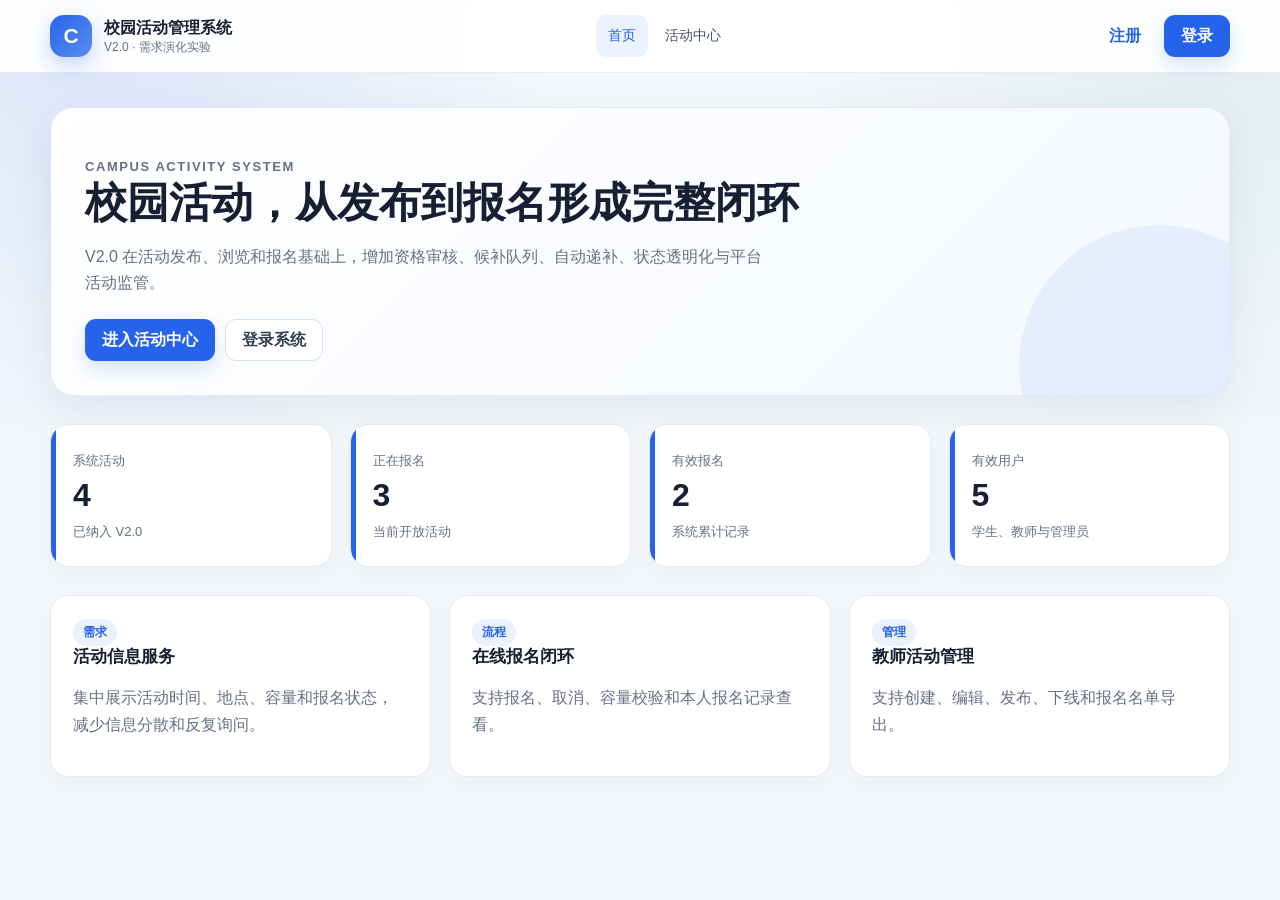
<file: index.html>
<!DOCTYPE html>
<html lang="zh-CN">
<head>
  <meta charset="UTF-8">
  <meta name="viewport" content="width=device-width, initial-scale=1.0">
  <meta name="description" content="校园活动管理系统 V2.0">
  <title>校园活动管理系统 V2.0</title>
  <link rel="stylesheet" href="styles.css">
</head>
<body>
  <div class="app-shell">
    <header id="site-header" class="site-header"></header>
    <main id="main-content" class="page-container">
      <section class="loading-card">系统正在加载……</section>
    </main>
  </div>
  <div id="toast-container" class="toast-container" aria-live="polite"></div>
  <div id="modal-root"></div>
  <script src="js/store.js"></script>
  <script src="js/auth.js"></script>
  <script src="js/activities.js"></script>
  <script src="js/app.js"></script>
</body>
</html>
</file>
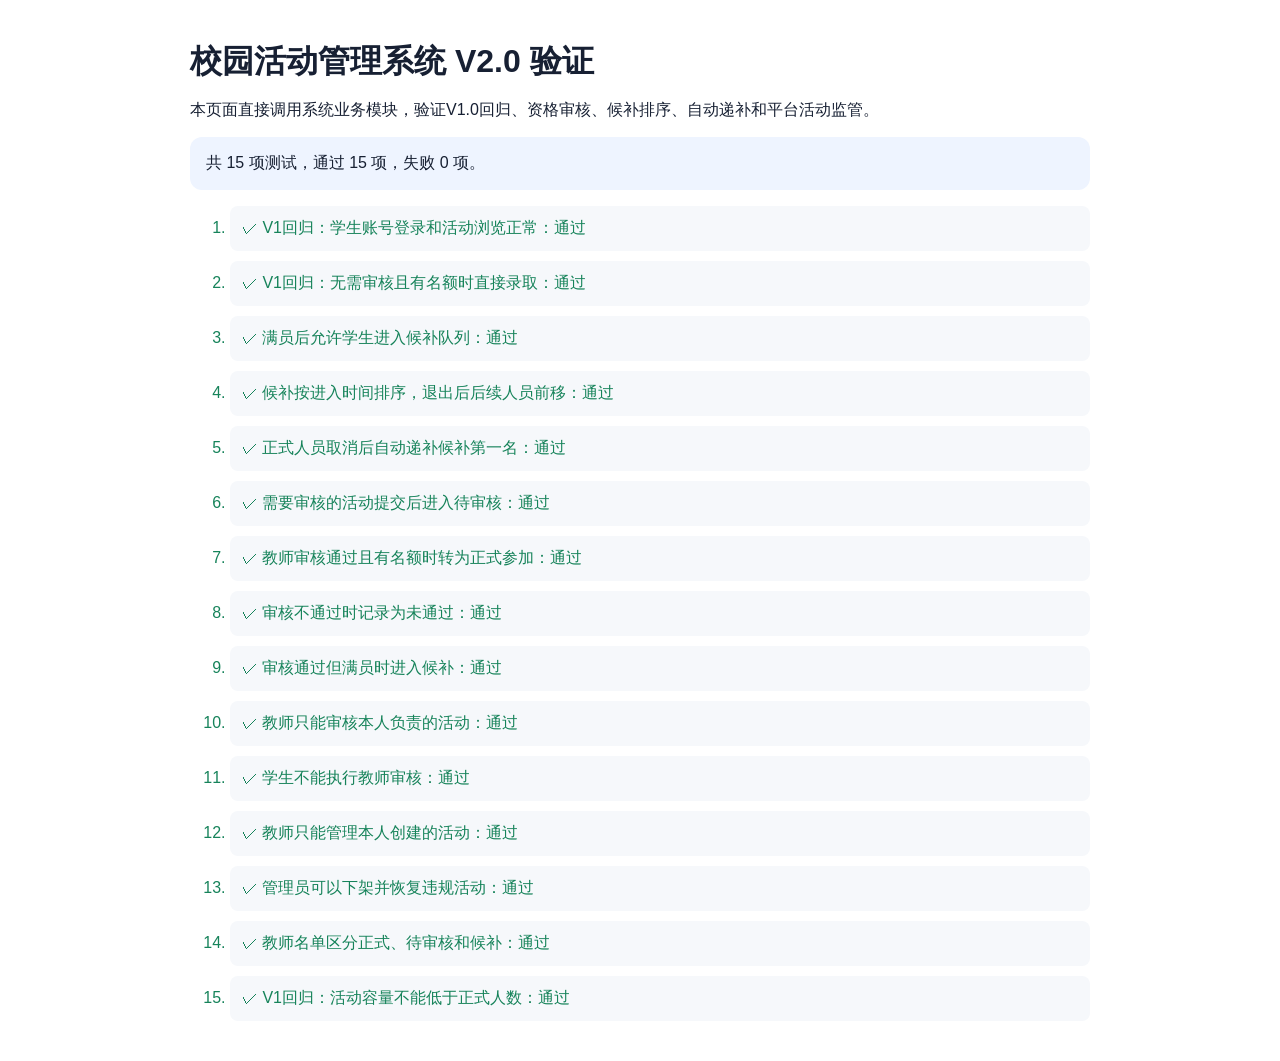
<file: tests/test-runner.html>
<!DOCTYPE html>
<html lang="zh-CN">
<head>
  <meta charset="UTF-8">
  <meta name="viewport" content="width=device-width, initial-scale=1.0">
  <title>校园活动管理系统 V2.0 验证</title>
  <style>
    body { max-width: 900px; margin: 40px auto; padding: 0 20px; font-family: "Microsoft YaHei UI", sans-serif; color: #172033; }
    h1 { margin-bottom: 8px; }
    .summary { padding: 16px; border-radius: 12px; background: #eef4ff; }
    li { margin: 10px 0; padding: 12px; border-radius: 8px; background: #f6f8fb; }
    .pass { color: #16835a; }
    .fail { color: #c43d4b; }
  </style>
</head>
<body>
  <h1>校园活动管理系统 V2.0 验证</h1>
  <p>本页面直接调用系统业务模块，验证V1.0回归、资格审核、候补排序、自动递补和平台活动监管。</p>
  <div id="summary" class="summary">测试运行中……</div>
  <ol id="results"></ol>
  <script src="../js/store.js"></script>
  <script src="../js/auth.js"></script>
  <script src="../js/activities.js"></script>
  <script src="test-runner.js"></script>
</body>
</html>
</file>
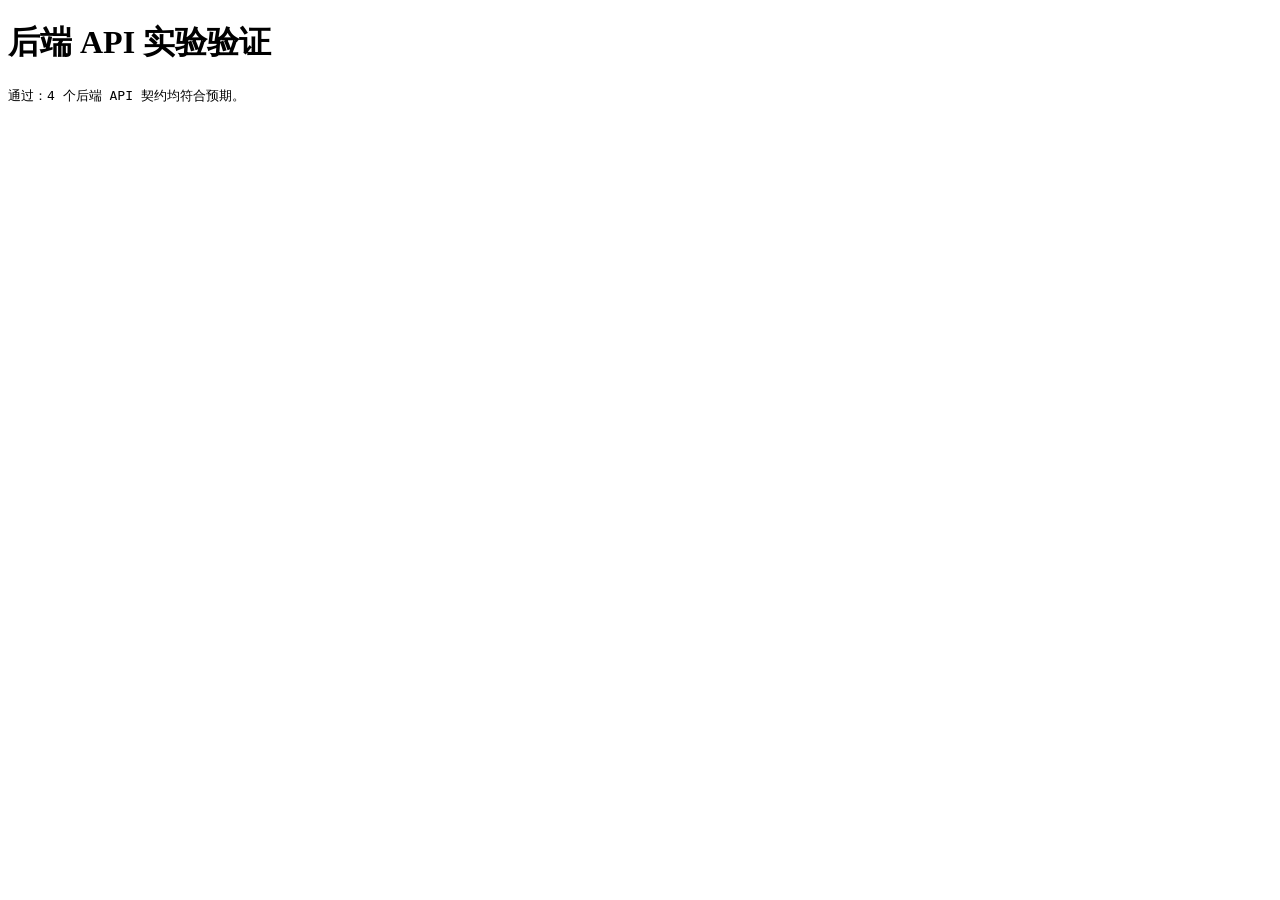
<file: experiments/backend-database/server-api-test.html>
﻿<!DOCTYPE html>
<html lang="zh-CN">
<head><meta charset="UTF-8"><title>后端 API 实验验证</title></head>
<body data-test-status="running">
<h1>后端 API 实验验证</h1>
<pre id="result">运行中……</pre>
<script src="server-api.js"></script>
<script src="server-api.test.js"></script>
</body>
</html>
</file>
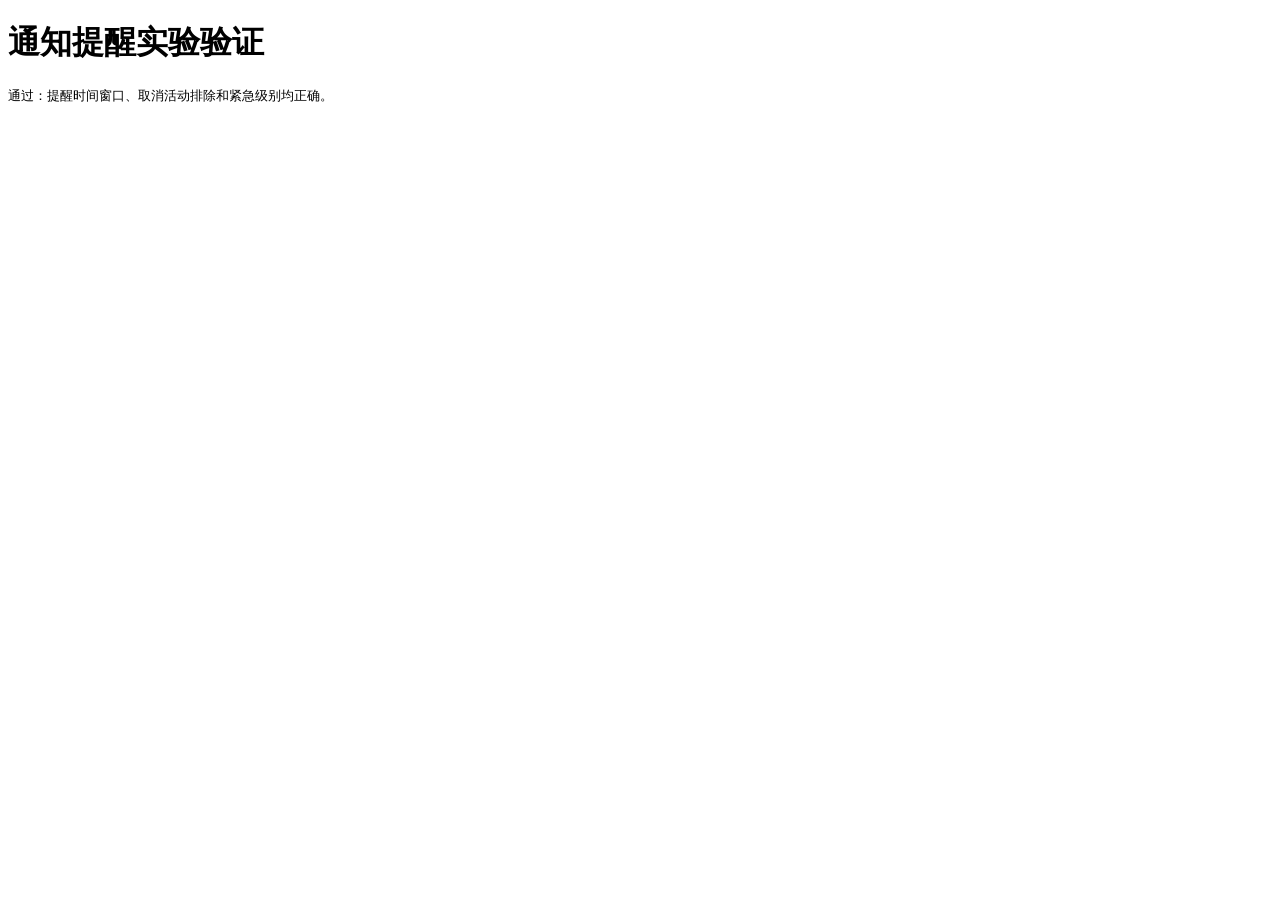
<file: experiments/notification-reminder/notification-rules-test.html>
﻿<!DOCTYPE html>
<html lang="zh-CN">
<head><meta charset="UTF-8"><title>通知提醒实验验证</title></head>
<body data-test-status="running">
<h1>通知提醒实验验证</h1>
<pre id="result">运行中……</pre>
<script src="notification-rules.js"></script>
<script src="notification-rules.test.js"></script>
</body>
</html>
</file>
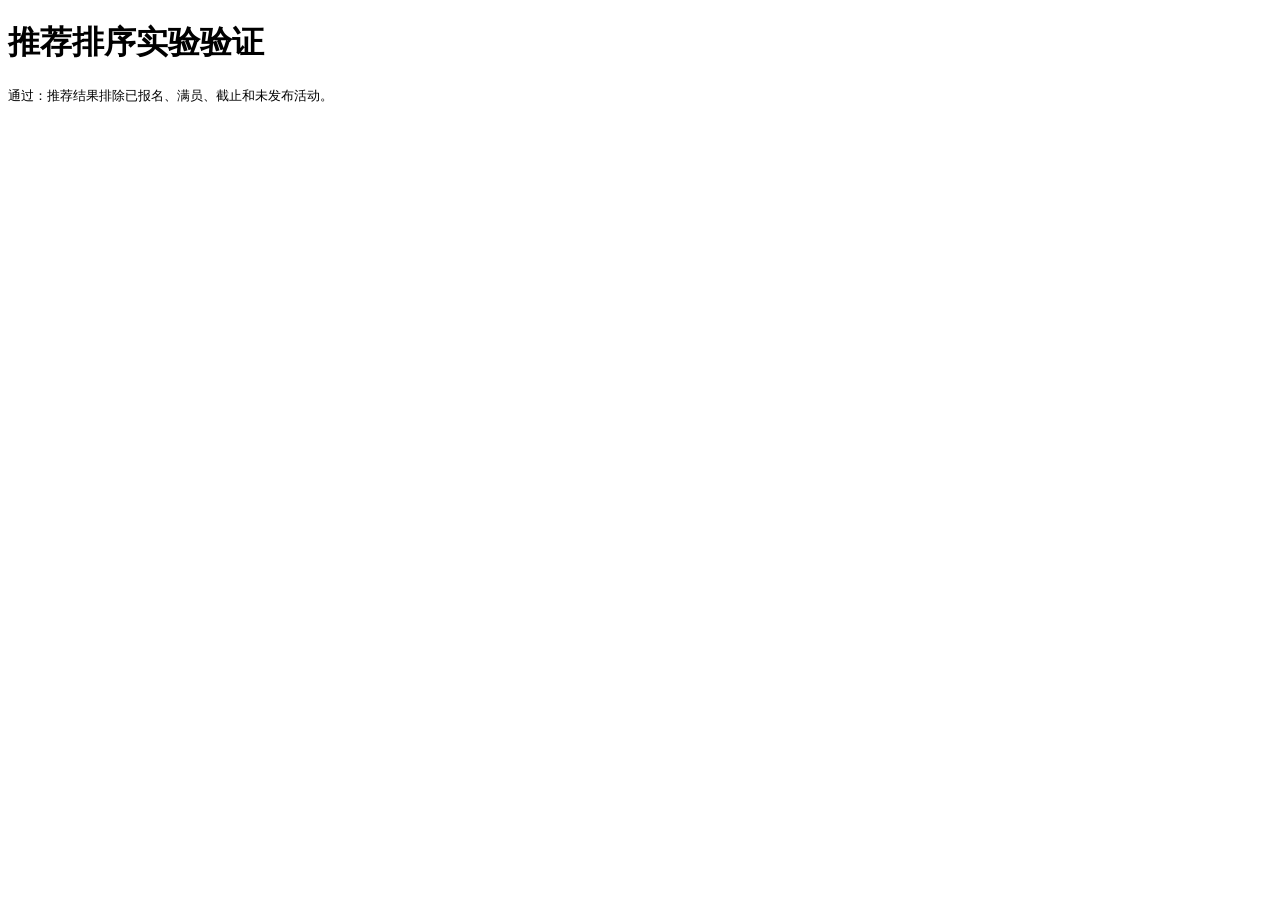
<file: experiments/recommendation-ranking/recommendation-test.html>
﻿<!DOCTYPE html>
<html lang="zh-CN">
<head><meta charset="UTF-8"><title>推荐排序实验验证</title></head>
<body data-test-status="running">
<h1>推荐排序实验验证</h1>
<pre id="result">运行中……</pre>
<script src="recommendation.js"></script>
<script src="recommendation.test.js"></script>
</body>
</html>
</file>
<file: styles.css>
:root {
  --bg: #f4f7fb;
  --surface: #ffffff;
  --surface-soft: #f8fafc;
  --text: #172033;
  --muted: #667085;
  --line: #e4e9f2;
  --primary: #2563eb;
  --primary-dark: #1d4ed8;
  --primary-soft: #eaf1ff;
  --success: #16835a;
  --success-soft: #e9f8f1;
  --warning: #b26a00;
  --warning-soft: #fff5df;
  --danger: #c43d4b;
  --danger-soft: #fff0f2;
  --shadow: 0 14px 40px rgba(25, 45, 85, 0.08);
  --radius: 18px;
}

* {
  box-sizing: border-box;
}

html {
  min-height: 100%;
  background: var(--bg);
}

body {
  min-height: 100vh;
  margin: 0;
  color: var(--text);
  background:
    radial-gradient(circle at 8% 2%, rgba(37, 99, 235, 0.12), transparent 28rem),
    radial-gradient(circle at 95% 5%, rgba(22, 131, 90, 0.08), transparent 26rem),
    var(--bg);
  font-family: "Microsoft YaHei UI", "PingFang SC", "Noto Sans CJK SC", sans-serif;
  line-height: 1.65;
}

button,
input,
select,
textarea {
  font: inherit;
}

button {
  cursor: pointer;
}

a {
  color: inherit;
  text-decoration: none;
}

.app-shell {
  min-height: 100vh;
}

.site-header {
  position: sticky;
  z-index: 30;
  top: 0;
  border-bottom: 1px solid rgba(228, 233, 242, 0.92);
  background: rgba(255, 255, 255, 0.92);
  backdrop-filter: blur(16px);
}

.header-inner {
  display: flex;
  align-items: center;
  justify-content: space-between;
  width: min(1180px, calc(100% - 32px));
  min-height: 72px;
  margin: 0 auto;
  gap: 24px;
}

.brand {
  display: inline-flex;
  align-items: center;
  gap: 12px;
  min-width: max-content;
}

.brand-mark {
  display: grid;
  width: 42px;
  height: 42px;
  place-items: center;
  border-radius: 14px;
  color: #fff;
  background: linear-gradient(135deg, #2563eb, #5b8def);
  box-shadow: 0 8px 22px rgba(37, 99, 235, 0.28);
  font-size: 21px;
  font-weight: 800;
}

.brand strong,
.brand small {
  display: block;
}

.brand strong {
  font-size: 16px;
  line-height: 1.25;
}

.brand small {
  margin-top: 2px;
  color: var(--muted);
  font-size: 12px;
  line-height: 1.2;
}

.nav-links {
  display: flex;
  align-items: center;
  gap: 5px;
}

.nav-link {
  padding: 9px 12px;
  border-radius: 10px;
  color: #46516a;
  font-size: 14px;
  transition: 160ms ease;
}

.nav-link:hover,
.nav-link.is-active {
  color: var(--primary);
  background: var(--primary-soft);
}

.header-account {
  display: flex;
  align-items: center;
  justify-content: flex-end;
  min-width: max-content;
  gap: 10px;
}

.user-badge {
  text-align: right;
}

.user-badge strong,
.user-badge span {
  display: block;
}

.user-badge strong {
  font-size: 14px;
}

.user-badge span {
  color: var(--muted);
  font-size: 12px;
}

.page-container {
  width: min(1180px, calc(100% - 32px));
  margin: 0 auto;
  padding: 34px 0 60px;
}

.hero {
  position: relative;
  overflow: hidden;
  padding: 34px;
  border: 1px solid rgba(37, 99, 235, 0.12);
  border-radius: 24px;
  background: linear-gradient(135deg, #ffffff 0%, #f4f8ff 100%);
  box-shadow: var(--shadow);
}

.hero::after {
  position: absolute;
  right: -70px;
  bottom: -110px;
  width: 280px;
  height: 280px;
  border-radius: 50%;
  background: rgba(37, 99, 235, 0.08);
  content: "";
}

.hero-content {
  position: relative;
  z-index: 1;
  max-width: 720px;
}

.eyebrow {
  margin: 0 0 8px;
  color: var(--primary);
  font-size: 13px;
  font-weight: 800;
  letter-spacing: 0.12em;
  text-transform: uppercase;
}

.hero h1,
.page-heading h1 {
  margin: 0;
  font-size: clamp(28px, 4vw, 42px);
  line-height: 1.25;
}

.hero p {
  max-width: 680px;
  margin: 14px 0 0;
  color: var(--muted);
}

.hero-actions,
.button-row {
  display: flex;
  flex-wrap: wrap;
  gap: 10px;
  margin-top: 22px;
}

.page-heading {
  display: flex;
  align-items: flex-end;
  justify-content: space-between;
  margin-bottom: 22px;
  gap: 18px;
}

.page-heading h1 {
  font-size: clamp(24px, 3vw, 34px);
}

.page-heading p {
  margin: 6px 0 0;
  color: var(--muted);
}

.grid {
  display: grid;
  gap: 18px;
}

.grid-2 {
  grid-template-columns: repeat(2, minmax(0, 1fr));
}

.grid-3 {
  grid-template-columns: repeat(3, minmax(0, 1fr));
}

.grid-4 {
  grid-template-columns: repeat(4, minmax(0, 1fr));
}

.card {
  padding: 22px;
  border: 1px solid var(--line);
  border-radius: var(--radius);
  background: var(--surface);
  box-shadow: 0 8px 24px rgba(31, 48, 80, 0.04);
}

.card h2,
.card h3,
.card h4 {
  margin-top: 0;
  line-height: 1.35;
}

.card h2 {
  margin-bottom: 14px;
  font-size: 21px;
}

.card h3 {
  margin-bottom: 10px;
  font-size: 17px;
}

.muted {
  color: var(--muted);
}

.small {
  font-size: 13px;
}

.stat-card {
  position: relative;
  overflow: hidden;
}

.stat-card::before {
  position: absolute;
  top: 0;
  left: 0;
  width: 5px;
  height: 100%;
  background: var(--primary);
  content: "";
}

.stat-value {
  margin: 3px 0;
  font-size: 32px;
  font-weight: 800;
  line-height: 1.2;
}

.section-block {
  margin-top: 28px;
}

.toolbar {
  display: flex;
  align-items: center;
  justify-content: space-between;
  margin: 20px 0 14px;
  gap: 14px;
}

.filters {
  display: grid;
  grid-template-columns: minmax(220px, 1fr) 180px 180px auto;
  align-items: end;
  width: 100%;
  gap: 12px;
}

.form-grid {
  display: grid;
  grid-template-columns: repeat(2, minmax(0, 1fr));
  gap: 16px;
}

.form-grid .full {
  grid-column: 1 / -1;
}

.field {
  display: grid;
  gap: 7px;
}

.field label {
  color: #344054;
  font-size: 13px;
  font-weight: 700;
}

.input,
.select,
.textarea {
  width: 100%;
  border: 1px solid #cfd8e6;
  border-radius: 11px;
  outline: none;
  background: #fff;
  color: var(--text);
  transition: border 160ms ease, box-shadow 160ms ease;
}

.input,
.select {
  min-height: 44px;
  padding: 0 12px;
}

.textarea {
  min-height: 112px;
  padding: 11px 12px;
  resize: vertical;
}

.input:focus,
.select:focus,
.textarea:focus {
  border-color: var(--primary);
  box-shadow: 0 0 0 4px rgba(37, 99, 235, 0.11);
}

.btn {
  display: inline-flex;
  min-height: 42px;
  align-items: center;
  justify-content: center;
  padding: 0 16px;
  border: 1px solid transparent;
  border-radius: 11px;
  font-weight: 750;
  transition: transform 150ms ease, box-shadow 150ms ease, background 150ms ease;
}

.btn:hover {
  transform: translateY(-1px);
}

.btn-primary {
  color: #fff;
  background: var(--primary);
  box-shadow: 0 8px 20px rgba(37, 99, 235, 0.18);
}

.btn-primary:hover {
  background: var(--primary-dark);
}

.btn-secondary {
  border-color: #d8e0ec;
  background: #fff;
  color: #344054;
}

.btn-ghost {
  min-height: 36px;
  padding: 0 12px;
  color: var(--primary);
  background: transparent;
}

.btn-success {
  color: #fff;
  background: var(--success);
}

.btn-danger {
  color: #fff;
  background: var(--danger);
}

.btn-soft-danger {
  color: var(--danger);
  background: var(--danger-soft);
}

.btn:disabled {
  cursor: not-allowed;
  opacity: 0.5;
  transform: none;
}

.tag,
.status {
  display: inline-flex;
  align-items: center;
  min-height: 27px;
  padding: 0 10px;
  border-radius: 999px;
  font-size: 12px;
  font-weight: 800;
}

.tag {
  color: var(--primary);
  background: var(--primary-soft);
}

.status-draft {
  color: #5a6478;
  background: #edf0f5;
}

.status-published {
  color: var(--success);
  background: var(--success-soft);
}

.status-closed,
.status-ended {
  color: var(--warning);
  background: var(--warning-soft);
}

.status-cancelled {
  color: var(--danger);
  background: var(--danger-soft);
}

.activity-card {
  display: flex;
  min-height: 100%;
  flex-direction: column;
}

.activity-card .card-top {
  display: flex;
  align-items: flex-start;
  justify-content: space-between;
  gap: 12px;
}

.activity-meta {
  display: grid;
  margin: 16px 0;
  gap: 10px;
}

.meta-row {
  display: grid;
  grid-template-columns: 82px 1fr;
  gap: 10px;
  color: #475467;
  font-size: 14px;
}

.meta-row strong {
  color: #344054;
}

.progress {
  overflow: hidden;
  height: 8px;
  margin-top: 5px;
  border-radius: 999px;
  background: #edf1f7;
}

.progress > span {
  display: block;
  height: 100%;
  border-radius: inherit;
  background: linear-gradient(90deg, #2563eb, #5b8def);
}

.card-footer {
  display: flex;
  align-items: center;
  justify-content: space-between;
  margin-top: auto;
  padding-top: 16px;
  gap: 12px;
}

.table-wrap {
  overflow-x: auto;
  border: 1px solid var(--line);
  border-radius: 14px;
  background: #fff;
}

table {
  width: 100%;
  min-width: 760px;
  border-collapse: collapse;
}

th,
td {
  padding: 13px 14px;
  border-bottom: 1px solid var(--line);
  text-align: left;
  vertical-align: middle;
}

th {
  color: #475467;
  background: var(--surface-soft);
  font-size: 13px;
  font-weight: 800;
}

tbody tr:last-child td {
  border-bottom: 0;
}

tbody tr:hover {
  background: #fafcff;
}

.empty-state {
  padding: 46px 20px;
  color: var(--muted);
  text-align: center;
}

.notice {
  padding: 14px 16px;
  border: 1px solid #c9dcff;
  border-radius: 12px;
  color: #24488a;
  background: #edf4ff;
  font-size: 14px;
}

.notice.warning {
  border-color: #f1d5a1;
  color: #795200;
  background: var(--warning-soft);
}

.notice.danger {
  border-color: #f4c6cc;
  color: #922d39;
  background: var(--danger-soft);
}

.demo-accounts {
  display: flex;
  flex-wrap: wrap;
  gap: 8px;
  margin-top: 12px;
}

.demo-account {
  padding: 6px 9px;
  border: 1px dashed #b9c8e5;
  border-radius: 9px;
  color: #415a8d;
  background: #f7faff;
  font-size: 12px;
  cursor: pointer;
}

.auth-layout {
  display: grid;
  grid-template-columns: minmax(0, 1.05fr) minmax(350px, 0.75fr);
  align-items: stretch;
  gap: 24px;
}

.auth-hero {
  display: flex;
  min-height: 580px;
  flex-direction: column;
  justify-content: space-between;
  padding: 40px;
  border-radius: 24px;
  color: #fff;
  background:
    linear-gradient(145deg, rgba(19, 53, 124, 0.98), rgba(37, 99, 235, 0.91)),
    #1d4ed8;
  box-shadow: var(--shadow);
}

.auth-hero h1 {
  max-width: 660px;
  margin: 0;
  font-size: clamp(32px, 4.5vw, 54px);
  line-height: 1.18;
}

.auth-hero p {
  max-width: 600px;
  color: rgba(255, 255, 255, 0.82);
}

.auth-features {
  display: grid;
  grid-template-columns: repeat(3, minmax(0, 1fr));
  gap: 12px;
  margin-top: 26px;
}

.auth-feature {
  padding: 14px;
  border: 1px solid rgba(255, 255, 255, 0.18);
  border-radius: 14px;
  background: rgba(255, 255, 255, 0.08);
}

.auth-feature strong,
.auth-feature small {
  display: block;
}

.auth-feature small {
  margin-top: 4px;
  color: rgba(255, 255, 255, 0.7);
}

.auth-card {
  align-self: center;
  padding: 30px;
}

.auth-tabs {
  display: flex;
  margin-bottom: 24px;
  padding: 4px;
  border-radius: 12px;
  background: #eef2f8;
}

.auth-tab {
  flex: 1;
  padding: 9px;
  border: 0;
  border-radius: 9px;
  color: #5d6980;
  background: transparent;
  font-weight: 800;
}

.auth-tab.is-active {
  color: var(--primary);
  background: #fff;
  box-shadow: 0 3px 10px rgba(25, 45, 85, 0.08);
}

.toast-container {
  position: fixed;
  z-index: 100;
  right: 20px;
  bottom: 20px;
  display: grid;
  width: min(380px, calc(100vw - 40px));
  gap: 10px;
}

.toast {
  padding: 13px 15px;
  border-left: 4px solid var(--primary);
  border-radius: 12px;
  background: #fff;
  box-shadow: 0 14px 38px rgba(25, 45, 85, 0.18);
  animation: toast-in 180ms ease-out;
}

.toast.success {
  border-left-color: var(--success);
}

.toast.error {
  border-left-color: var(--danger);
}

.modal-backdrop {
  position: fixed;
  z-index: 80;
  inset: 0;
  display: grid;
  overflow-y: auto;
  padding: 28px 16px;
  place-items: center;
  background: rgba(15, 23, 42, 0.45);
  backdrop-filter: blur(4px);
}

.modal {
  width: min(760px, 100%);
  max-height: calc(100vh - 56px);
  overflow-y: auto;
  border-radius: 20px;
  background: #fff;
  box-shadow: 0 26px 80px rgba(15, 23, 42, 0.25);
}

.modal-header {
  position: sticky;
  z-index: 2;
  top: 0;
  display: flex;
  align-items: center;
  justify-content: space-between;
  padding: 20px 24px;
  border-bottom: 1px solid var(--line);
  background: rgba(255, 255, 255, 0.96);
}

.modal-header h2 {
  margin: 0;
  font-size: 20px;
}

.modal-body {
  padding: 24px;
}

.modal-footer {
  position: sticky;
  bottom: 0;
  display: flex;
  justify-content: flex-end;
  padding: 16px 24px;
  border-top: 1px solid var(--line);
  background: rgba(255, 255, 255, 0.97);
  gap: 10px;
}

.icon-button {
  display: grid;
  width: 36px;
  height: 36px;
  place-items: center;
  border: 0;
  border-radius: 10px;
  color: #475467;
  background: #f2f5fa;
  font-size: 20px;
}

.list-clean {
  margin: 0;
  padding-left: 20px;
}

.list-clean li + li {
  margin-top: 8px;
}

@keyframes toast-in {
  from {
    opacity: 0;
    transform: translateY(8px);
  }
  to {
    opacity: 1;
    transform: translateY(0);
  }
}

@media (max-width: 920px) {
  .header-inner {
    flex-wrap: wrap;
    padding: 10px 0;
  }

  .nav-links {
    order: 3;
    width: 100%;
    overflow-x: auto;
    padding-bottom: 2px;
  }

  .nav-link {
    min-width: max-content;
  }

  .grid-4,
  .grid-3 {
    grid-template-columns: repeat(2, minmax(0, 1fr));
  }

  .auth-layout {
    grid-template-columns: 1fr;
  }

  .auth-hero {
    min-height: 420px;
  }

  .filters {
    grid-template-columns: repeat(2, minmax(0, 1fr));
  }
}

@media (max-width: 640px) {
  .page-container,
  .header-inner {
    width: min(100% - 22px, 1180px);
  }

  .hero {
    padding: 24px;
  }

  .grid-2,
  .grid-3,
  .grid-4,
  .form-grid,
  .filters {
    grid-template-columns: 1fr;
  }

  .auth-hero,
  .auth-card {
    padding: 24px;
  }

  .auth-features {
    grid-template-columns: 1fr;
  }

  .page-heading {
    align-items: flex-start;
    flex-direction: column;
  }

  .toolbar {
    align-items: stretch;
    flex-direction: column;
  }
}

.status-pending,
.status-waitlist {
  color: #9a6208;
  background: var(--warning-soft);
}

.status-registered {
  color: var(--success);
  background: var(--success-soft);
}

.status-rejected,
.status-suspended {
  color: var(--danger);
  background: var(--danger-soft);
}

.candidate-queue {
  display: grid;
  gap: 8px;
}

.candidate-row {
  display: grid;
  grid-template-columns: 44px minmax(0, 1fr) auto;
  align-items: center;
  padding: 10px 12px;
  border: 1px solid var(--line);
  border-radius: 12px;
  background: var(--surface-soft);
  gap: 10px;
}

.candidate-position {
  display: grid;
  width: 32px;
  height: 32px;
  place-items: center;
  border-radius: 50%;
  color: #fff;
  background: var(--primary);
  font-weight: 800;
}
</file>
